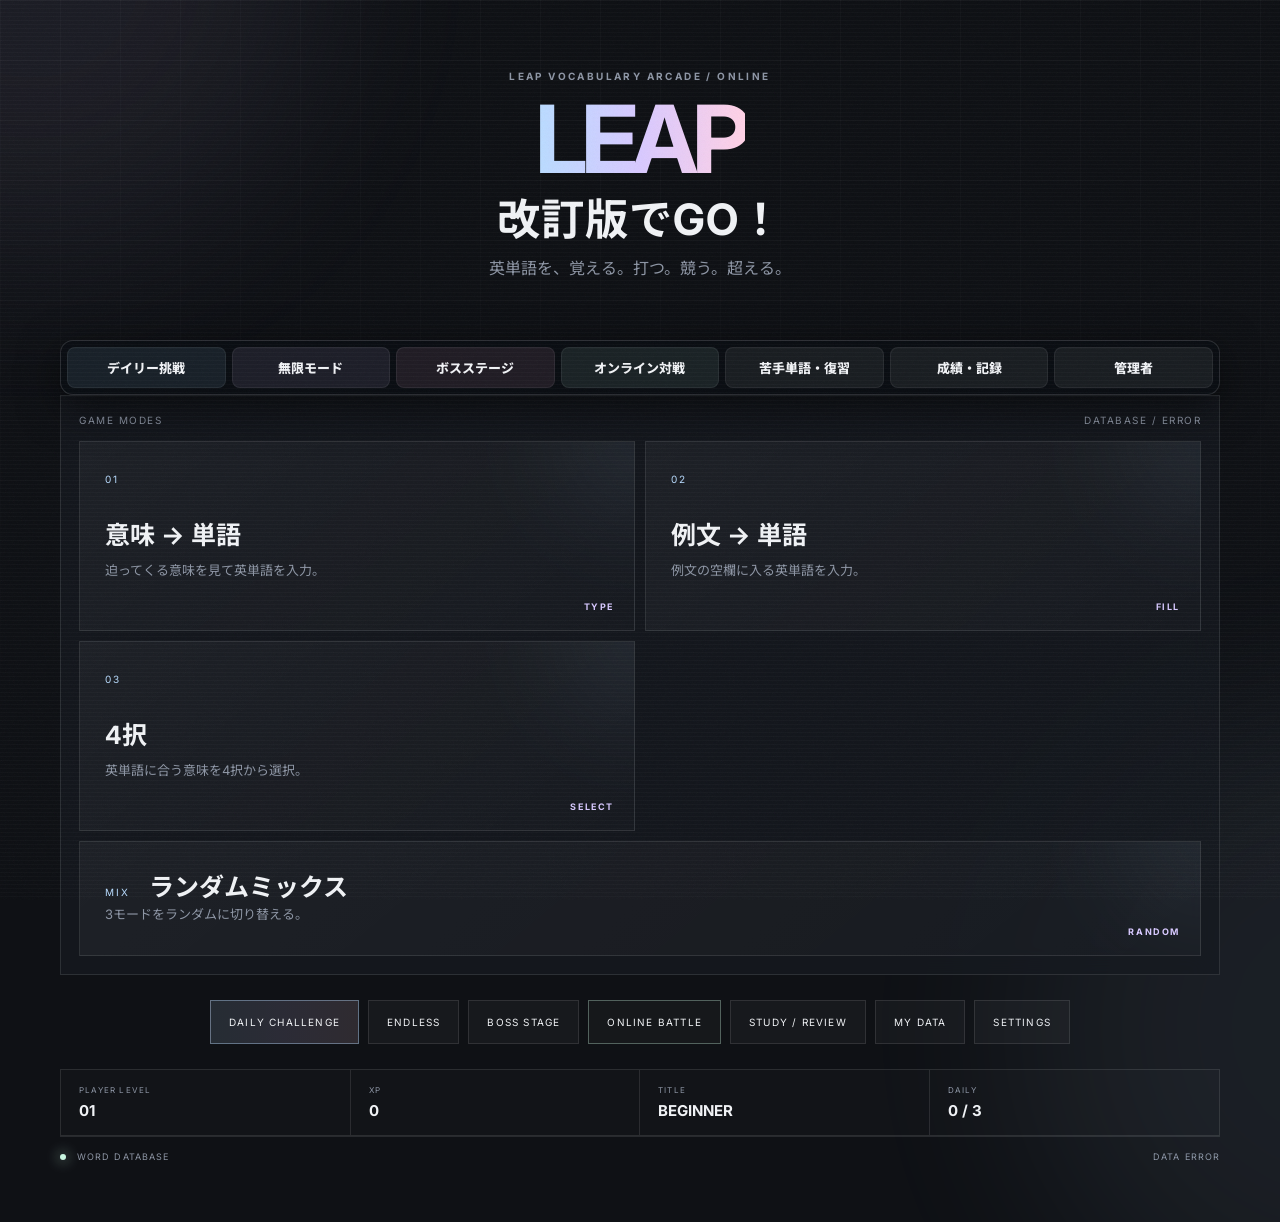
<file: index.html>
<!doctype html><html lang="ja"><head><meta charset="utf-8"><meta name="viewport" content="width=device-width,initial-scale=1"><title>LEAP改訂版でGO！</title><link rel="stylesheet" href="css/style.css"></head><body class="home-page"><div class="bg-grid"></div><div class="noise"></div><div class="scanlines"></div><div class="orb orb1"></div><div class="orb orb2"></div><main class="home"><header class="hero"><p class="eyebrow">LEAP VOCABULARY ARCADE / ONLINE</p><h1><span>LEAP</span><b>改訂版でGO！</b></h1><p>英単語を、覚える。打つ。競う。超える。</p></header><nav class="top-nav"><a href="game.html?mode=daily">デイリー挑戦</a><a href="game.html?mode=endless">無限モード</a><a href="game.html?mode=boss">ボスステージ</a><a href="online.html">オンライン対戦</a><a href="study.html">苦手単語・復習</a><a href="result.html">成績・記録</a><a href="admin.html">管理者</a></nav><section class="menu-panel"><div class="panel-head"><span>GAME MODES</span><span id="dbStatus">DATABASE / CONNECTING</span></div><div class="modes"><a href="game.html?mode=meaning" class="mode-card c1"><i>01</i><h2>意味 → 単語</h2><p>迫ってくる意味を見て英単語を入力。</p><strong>TYPE</strong></a><a href="game.html?mode=example" class="mode-card c2"><i>02</i><h2>例文 → 単語</h2><p>例文の空欄に入る英単語を入力。</p><strong>FILL</strong></a><a href="game.html?mode=choice" class="mode-card c3"><i>03</i><h2>4択</h2><p>英単語に合う意味を4択から選択。</p><strong>SELECT</strong></a><a href="game.html?mode=mix" class="mode-card mix"><i>MIX</i><h2>ランダムミックス</h2><p>3モードをランダムに切り替える。</p><strong>RANDOM</strong></a></div></section><div class="home-actions"><a href="game.html?mode=daily" class="action primary">DAILY CHALLENGE</a><a href="game.html?mode=endless" class="action">ENDLESS</a><a href="game.html?mode=boss" class="action">BOSS STAGE</a><a href="online.html" class="action online-action">ONLINE BATTLE</a><a href="study.html" class="action">STUDY / REVIEW</a><a href="result.html" class="action">MY DATA</a><button id="settingsBtn" class="action">SETTINGS</button></div><section class="arcade-strip"><div><small>PLAYER LEVEL</small><b id="level">01</b></div><div><small>XP</small><b id="xp">0</b></div><div><small>TITLE</small><b id="title">BEGINNER</b></div><div><small>DAILY</small><b id="mission">0 / 3</b></div></section><footer><span><em></em> WORD DATABASE</span><span id="wordCount">CHECKING...</span></footer></main><div id="settingsModal" class="modal hidden"><div class="modal-box"><button class="close" id="closeSettings">×</button><p class="eyebrow">GAME SETTINGS</p><h2>SETTINGS</h2><label>SOUND <select id="soundSetting"><option value="on">ON</option><option value="off">OFF</option></select></label><label>ANIMATION <select id="motionSetting"><option value="high">HIGH</option><option value="low">LOW</option></select></label><label>QUESTION COUNT <select id="countSetting"><option>10</option><option>20</option><option>50</option></select></label><label>THEME <select id="themeSetting"><option value="dark">DARK</option><option value="aurora">AURORA</option><option value="cyber">CYBER</option><option value="night">NIGHT</option><option value="minimal">MINIMAL</option></select></label><button id="saveSettings" class="action primary">SAVE</button></div></div><script type="module" src="js/app.js"></script></body></html>
</file>
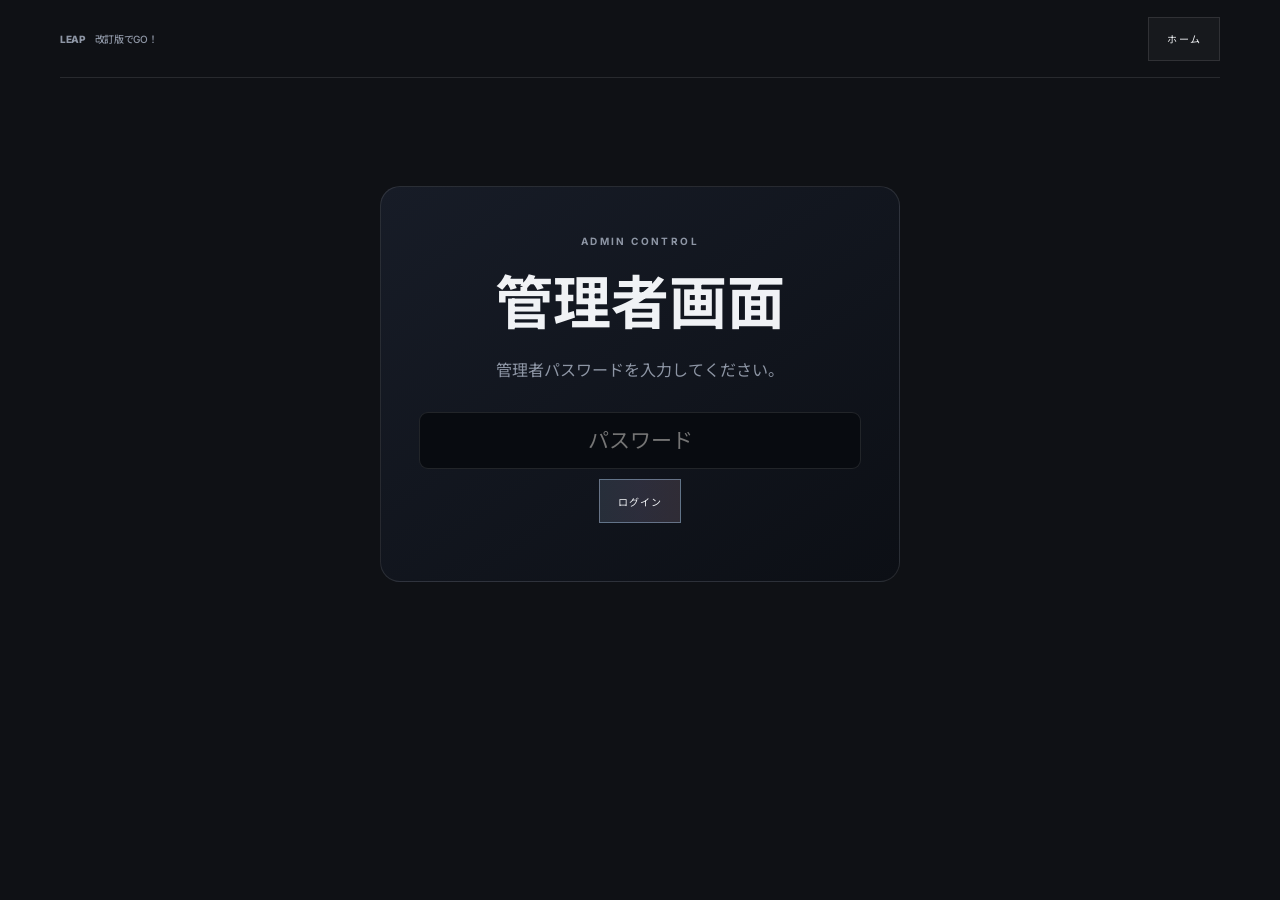
<file: admin.html>
<!doctype html><html lang="ja"><head><meta charset="utf-8"><meta name="viewport" content="width=device-width,initial-scale=1"><title>管理者画面 | LEAP改訂版でGO！</title><link rel="stylesheet" href="css/style.css"><link rel="stylesheet" href="css/admin.css"></head><body><main class="content admin"><header class="subhead"><a class="logo" href="index.html">LEAP <span>改訂版でGO！</span></a><a class="action" href="index.html">ホーム</a></header><section id="loginPanel" class="admin-login"><p class="eyebrow">ADMIN CONTROL</p><h1>管理者画面</h1><p>管理者パスワードを入力してください。</p><input id="adminPassword" type="password" placeholder="パスワード"><button id="login" class="action primary">ログイン</button><div id="loginError"></div></section><section id="adminPanel" class="hidden"><div class="admin-title"><div><p class="eyebrow">CONTROL CENTER</p><h1>運営ダッシュボード</h1></div><div id="clock"></div></div><nav class="admin-tabs"><button class="tab active" data-tab="overview">概要</button><button class="tab" data-tab="words">単語データ</button><button class="tab" data-tab="players">プレイヤー</button><button class="tab" data-tab="online">オンライン</button><button class="tab" data-tab="tools">管理ツール</button></nav><section id="overview" class="tab-panel active"><div class="kpis"><div><small>登録単語</small><b id="words">—</b></div><div><small>総回答</small><b id="answered">—</b></div><div><small>正答</small><b id="correct">—</b></div><div><small>最大コンボ</small><b id="combo">—</b></div><div><small>XP</small><b id="xp">—</b></div><div><small>苦手単語</small><b id="weak">—</b></div></div><div class="admin-grid"><div class="admin-card"><h2>ゲーム設定</h2><label>問題数<select id="count"><option>10</option><option>20</option><option>50</option></select></label><label>サウンド<select id="sound"><option>on</option><option>off</option></select></label><button id="save" class="action primary">保存</button></div><div class="admin-card"><h2>スプレッドシート</h2><p id="status">読み込み中...</p><button id="reload" class="action">再読込</button></div></div></section><section id="words" class="tab-panel"><div class="admin-card"><h2>単語データ</h2><p>意味は「 / 」ごとに改行表示。</p><div id="table" class="word-table"></div></div></section><section id="players" class="tab-panel"><div class="admin-card"><h2>プレイヤー記録</h2><div id="player"></div><button id="clear" class="action danger">この端末のデータを初期化</button></div></section><section id="online" class="tab-panel"><div class="admin-card"><h2>オンライン対戦</h2><p>Firebase接続後にルーム監視・停止・参加者管理を追加する領域。</p><div class="online-control"><b>READY</b><b>ROOM —</b><b>PLAYERS 0</b></div></div></section><section id="tools" class="tab-panel"><div class="admin-card"><h2>管理ツール</h2><button id="reset" class="action danger">全データ初期化</button><button id="export" class="action">データを書き出す</button><button id="logout" class="action">ログアウト</button><p>注意：GitHub PagesのJavaScriptにパスワードを置く方式は秘密情報として安全ではありません。本格運用ではFirebase AuthenticationとSecurity Rulesを使ってください。</p></div></section></section></main><script type="module" src="js/admin.js"></script></body></html>
</file>
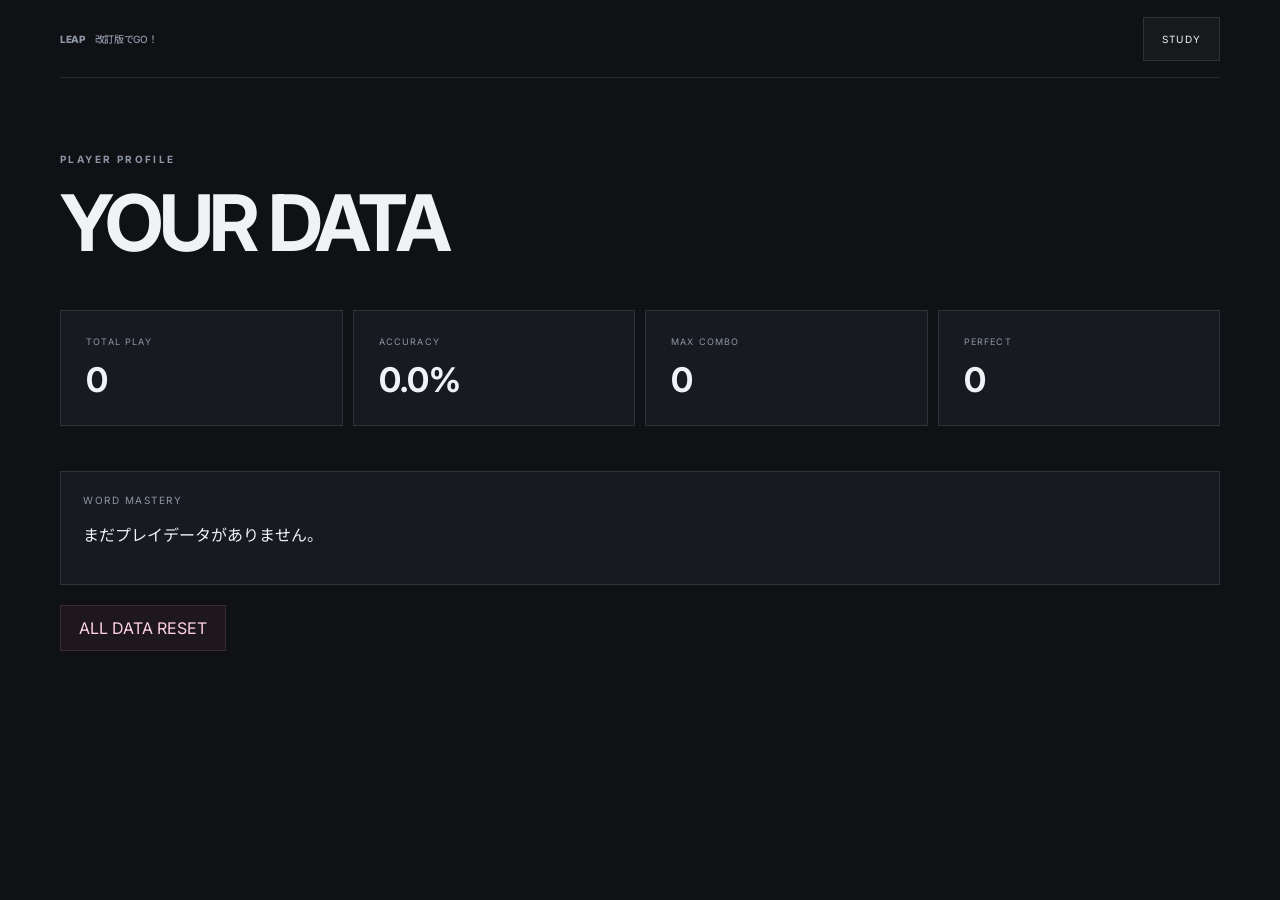
<file: result.html>
<!doctype html><html lang="ja"><head><meta charset="utf-8"><meta name="viewport" content="width=device-width,initial-scale=1"><title>MY DATA | LEAP改訂版でGO！</title><link rel="stylesheet" href="css/style.css"></head><body><main class="content"><header class="subhead"><a class="logo" href="index.html">LEAP <span>改訂版でGO！</span></a><a class="action" href="study.html">STUDY</a></header><section class="page-title"><p class="eyebrow">PLAYER PROFILE</p><h1>YOUR DATA</h1></section><div class="data-grid"><div><small>TOTAL PLAY</small><b id="plays">0</b></div><div><small>ACCURACY</small><b id="acc">0%</b></div><div><small>MAX COMBO</small><b id="max">0</b></div><div><small>PERFECT</small><b id="perfect">0</b></div></div><section class="dash"><div class="dash-head">WORD MASTERY</div><div id="mastery"></div></section><button id="reset" class="danger">ALL DATA RESET</button></main><script type="module" src="js/result.js"></script></body></html>
</file>
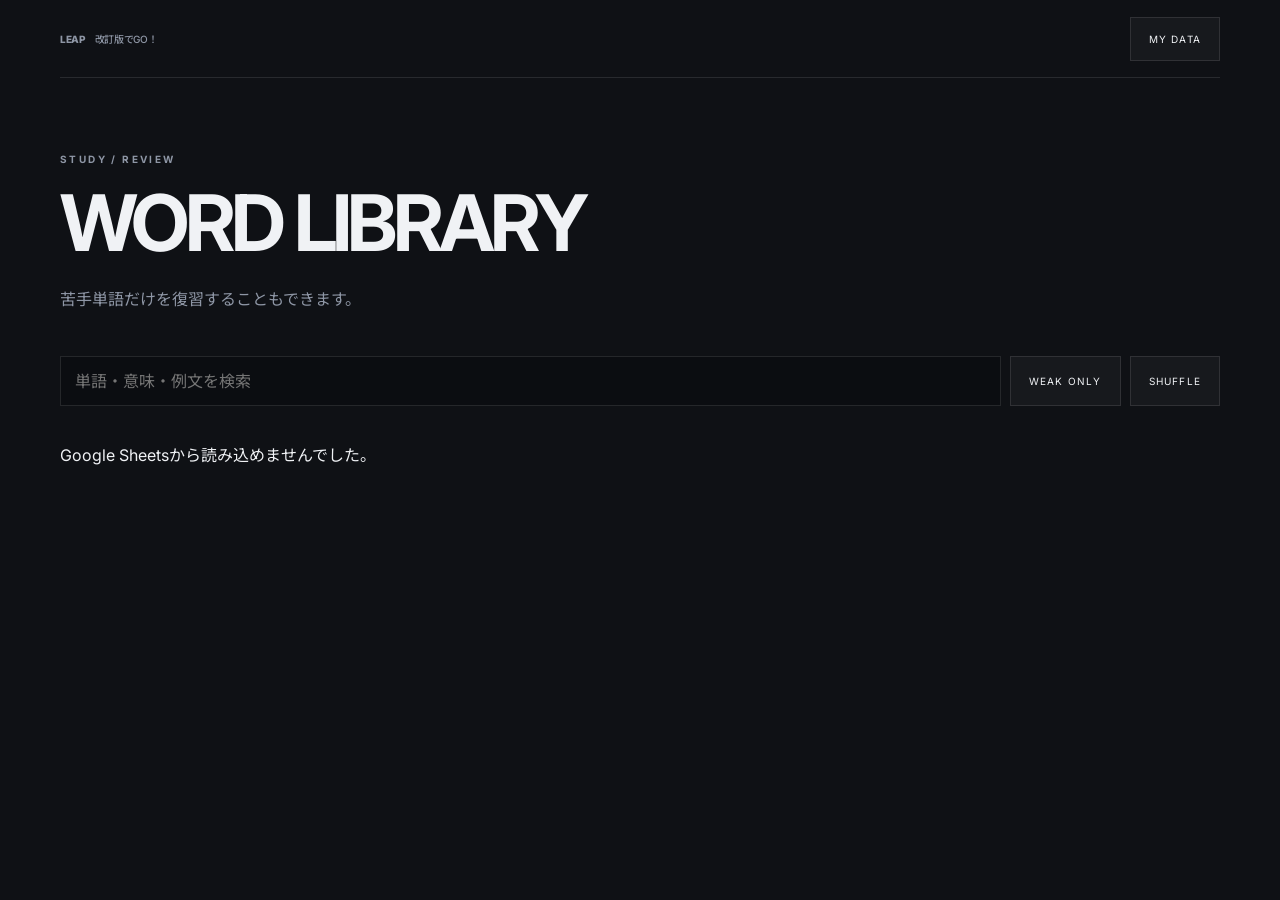
<file: study.html>
<!doctype html><html lang="ja"><head><meta charset="utf-8"><meta name="viewport" content="width=device-width,initial-scale=1"><title>STUDY | LEAP改訂版でGO！</title><link rel="stylesheet" href="css/style.css"></head><body><main class="content"><header class="subhead"><a class="logo" href="index.html">LEAP <span>改訂版でGO！</span></a><a class="action" href="result.html">MY DATA</a></header><section class="page-title"><p class="eyebrow">STUDY / REVIEW</p><h1>WORD LIBRARY</h1><p>苦手単語だけを復習することもできます。</p></section><div class="studybar"><input id="search" placeholder="単語・意味・例文を検索"><button id="weakOnly" class="action">WEAK ONLY</button><button id="shuffle" class="action">SHUFFLE</button></div><div id="list" class="cards"></div></main><script type="module" src="js/study.js"></script></body></html>
</file>
<file: css/style.css>
@import url('https://fonts.googleapis.com/css2?family=Inter:wght@400;500;600;700;800;900&family=Noto+Sans+JP:wght@400;500;700;900&display=swap');:root{--bg:#0f1115;--p:#171a20;--p2:#1c2027;--line:rgba(255,255,255,.105);--text:#f0f2f5;--muted:#8e96a5;--blue:#b9dcff;--lav:#d8c9ff;--mint:#c8f5e0;--pink:#ffd1e5;--yellow:#f5e7bb;--cyan:#c8eff4}*{box-sizing:border-box}html,body{margin:0;background:var(--bg);color:var(--text);font-family:Inter,'Noto Sans JP',sans-serif}body{min-height:100vh}.bg-grid{position:fixed;inset:0;pointer-events:none;background-image:linear-gradient(rgba(255,255,255,.025) 1px,transparent 1px),linear-gradient(90deg,rgba(255,255,255,.025) 1px,transparent 1px);background-size:60px 60px;mask-image:linear-gradient(to bottom,black,transparent)}.noise{position:fixed;inset:0;pointer-events:none;z-index:80;opacity:.035;background-image:url("data:image/svg+xml,%3Csvg xmlns='http://www.w3.org/2000/svg' width='180' height='180'%3E%3Cfilter id='n'%3E%3CfeTurbulence baseFrequency='.75' numOctaves='3'/%3E%3C/filter%3E%3Crect width='100%25' height='100%25' filter='url(%23n)'/%3E%3C/svg%3E")}.scanlines{position:fixed;inset:0;z-index:79;pointer-events:none;opacity:.045;background:repeating-linear-gradient(0deg,transparent 0 3px,#fff 4px)}.orb{position:fixed;border-radius:50%;filter:blur(100px);opacity:.07;pointer-events:none}.orb1{width:45vw;height:45vw;background:var(--lav);left:-20vw;top:-25vw}.orb2{width:50vw;height:50vw;background:var(--blue);right:-30vw;bottom:-35vw}a{text-decoration:none;color:inherit}button,input,select{font:inherit}.home,.content{width:min(1160px,92vw);margin:auto}.home{min-height:100vh;display:flex;flex-direction:column;justify-content:center;padding:60px 0}.hero{text-align:center;margin-bottom:45px}.eyebrow{font-size:10px;letter-spacing:.24em;color:var(--muted);font-weight:700}.hero h1{margin:15px 0;font-size:clamp(48px,8vw,94px);line-height:.9;letter-spacing:-.065em}.hero h1 span{background:linear-gradient(90deg,var(--blue),var(--lav),var(--pink));background-clip:text;-webkit-background-clip:text;color:transparent}.hero h1 b{display:block;font-size:.46em;letter-spacing:.02em;margin-top:18px}.hero p:last-child{color:var(--muted)}.menu-panel{border:1px solid var(--line);background:rgba(23,26,32,.78);backdrop-filter:blur(14px);padding:18px}.panel-head,.subhead,.dash-head{display:flex;justify-content:space-between;align-items:center;color:var(--muted);font-size:10px;letter-spacing:.15em}.modes{display:grid;grid-template-columns:repeat(2,1fr);gap:10px;margin-top:15px}.mode-card{position:relative;min-height:190px;padding:25px;border:1px solid var(--line);background:linear-gradient(140deg,rgba(255,255,255,.045),rgba(255,255,255,.012));overflow:hidden;transition:.35s}.mode-card:after{content:"";position:absolute;width:180px;height:180px;border-radius:50%;right:-100px;top:-100px;background:var(--blue);filter:blur(55px);opacity:.07}.mode-card:hover{transform:translateY(-5px);border-color:rgba(255,255,255,.25);box-shadow:0 20px 70px #0008}.mode-card i{font-style:normal;font-size:10px;color:var(--blue);letter-spacing:.18em}.mode-card h2{margin:28px 0 8px;font-size:25px}.mode-card p{margin:0;color:var(--muted);font-size:13px;line-height:1.7}.mode-card strong{position:absolute;right:20px;bottom:18px;font-size:9px;letter-spacing:.18em;color:var(--lav)}.mix{grid-column:1/-1;min-height:115px}.mix h2{display:inline;margin-left:20px}.home-actions{display:flex;justify-content:center;gap:9px;flex-wrap:wrap;margin:25px 0}.action{min-height:44px;display:inline-flex;align-items:center;justify-content:center;padding:0 18px;border:1px solid var(--line);background:rgba(255,255,255,.035);color:var(--text);cursor:pointer;font-size:10px;letter-spacing:.12em;transition:.25s}.action:hover{background:rgba(255,255,255,.09);border-color:#fff4}.action.primary{background:linear-gradient(90deg,#b9dcff22,#d8c9ff24,#ffd1e522);border-color:#b9dcff66}footer{border-top:1px solid var(--line);padding-top:14px;display:flex;justify-content:space-between;color:var(--muted);font-size:9px;letter-spacing:.12em}footer em{display:inline-block;width:6px;height:6px;border-radius:50%;background:var(--mint);box-shadow:0 0 14px var(--mint);margin-right:7px}.modal{position:fixed;inset:0;z-index:100;display:flex;align-items:center;justify-content:center;background:#06070acc;backdrop-filter:blur(12px)}.hidden{display:none!important}.modal-box{width:min(430px,90vw);padding:38px;background:var(--p);border:1px solid var(--line);box-shadow:0 30px 100px #000}.modal-box h2{font-size:45px;margin:10px 0 30px}.modal-box label{display:flex;justify-content:space-between;padding:16px 0;border-bottom:1px solid var(--line);font-size:11px;color:var(--muted)}select{background:#0d0f13;color:var(--text);border:1px solid var(--line);padding:7px 10px}.modal-box .action{width:100%;margin-top:20px}.close{position:absolute;margin-left:360px;margin-top:-25px;border:0;background:none;color:var(--muted);font-size:30px;cursor:pointer}.content{padding-bottom:70px}.subhead{height:78px;border-bottom:1px solid var(--line)}.logo{font-weight:800;letter-spacing:-.03em}.logo span{font-weight:500;color:var(--muted);margin-left:7px}.page-title{padding:65px 0 30px}.page-title h1{font-size:clamp(45px,7vw,78px);margin:10px 0;letter-spacing:-.06em}.page-title p:last-child{color:var(--muted)}.studybar{display:flex;gap:9px;margin-bottom:20px}.studybar input{flex:1;min-width:0;background:#0b0d11;border:1px solid var(--line);color:var(--text);padding:14px;outline:0}.cards{display:grid;grid-template-columns:repeat(2,1fr);gap:12px}.word-card{padding:23px;border:1px solid var(--line);background:var(--p)}.word-card h2{margin:0 0 8px}.meaning{color:var(--blue)}.example{line-height:1.7;margin-bottom:4px}.exm{color:var(--muted);font-size:13px}.point{margin-top:15px;padding:13px;border-left:2px solid var(--lav);background:#d8c9ff08;color:#ddd6ea;font-size:13px}.data-grid{display:grid;grid-template-columns:repeat(4,1fr);gap:10px}.data-grid>div{padding:25px;background:var(--p);border:1px solid var(--line)}.data-grid small{display:block;color:var(--muted);font-size:9px;letter-spacing:.13em}.data-grid b{font-size:34px;display:block;margin-top:12px}.dash{margin-top:45px;border:1px solid var(--line);padding:22px;background:var(--p)}.mastery-row{display:grid;grid-template-columns:150px 1fr 60px;gap:15px;align-items:center;padding:13px 0;border-bottom:1px solid var(--line);font-size:12px}.bar{height:5px;background:#ffffff0d}.bar span{display:block;height:100%;background:linear-gradient(90deg,var(--blue),var(--lav));box-shadow:0 0 15px #b9dcff44}.danger{margin-top:20px;background:#ff7f9b10;border:1px solid #ff9bb522;color:var(--pink);padding:12px 18px;cursor:pointer}@media(max-width:700px){.modes,.cards{grid-template-columns:1fr}.mix{grid-column:auto}.mix h2{display:block;margin:28px 0 8px}.data-grid{grid-template-columns:repeat(2,1fr)}.studybar{flex-wrap:wrap}.studybar input{flex-basis:100%}.home{padding:40px 0}.close{margin-left:75vw}}
.arcade-strip{display:grid;grid-template-columns:repeat(4,1fr);border:1px solid var(--line);background:#ffffff03}.arcade-strip div{padding:15px 18px;border-right:1px solid var(--line)}.arcade-strip div:last-child{border:0}.arcade-strip small{display:block;color:var(--muted);font-size:8px;letter-spacing:.15em}.arcade-strip b{display:block;margin-top:6px;font-size:15px}.online-action{border-color:#c8f5e055;background:#c8f5e008}.online-grid{display:grid;grid-template-columns:1fr 1fr;gap:12px}.online-card{padding:32px;background:var(--p);border:1px solid var(--line)}.online-card h2{font-size:27px;margin:15px 0 8px}.online-card p{color:var(--muted);line-height:1.7;font-size:13px}.online-code{font-size:9px;letter-spacing:.2em;color:var(--mint)}.room-input{width:100%;padding:13px;background:#0b0d11;border:1px solid var(--line);color:var(--text);margin:8px 0 10px;outline:0;text-align:center;letter-spacing:.2em}.online-status,.room-info,.battle-lobby{margin-top:14px;padding:18px;border:1px solid var(--line);background:var(--p);font-size:11px;color:var(--muted)}.battle-lobby{text-align:center}.versus{display:grid;grid-template-columns:1fr 70px 1fr;align-items:center;gap:15px}.versus div{padding:18px;background:#ffffff04}.versus small{display:block;color:var(--muted);font-size:8px}.versus b{display:block;margin-top:6px}.versus strong{font-size:25px;color:var(--lav)}.online-note{font-size:11px;color:var(--muted);line-height:1.7;margin-top:20px}@media(max-width:700px){.arcade-strip{grid-template-columns:1fr 1fr}.arcade-strip div:nth-child(2){border-right:0}.online-grid{grid-template-columns:1fr}.versus{grid-template-columns:1fr 45px 1fr}}
.top-nav{position:sticky;top:8px;z-index:60;display:grid;grid-template-columns:repeat(7,1fr);gap:6px;padding:6px;background:#0b0e14dd;border:1px solid #fff2;border-radius:13px;backdrop-filter:blur(18px);box-shadow:0 12px 40px #0008}.top-nav a{padding:10px 4px;text-align:center;border:1px solid #fff1;border-radius:8px;font-weight:800;font-size:13px;background:#fff1;transition:.2s}.top-nav a:nth-child(1){background:#a9d8ff18}.top-nav a:nth-child(2){background:#d8c8ff18}.top-nav a:nth-child(3){background:#ffb8d718}.top-nav a:nth-child(4){background:#b9f4df18}.top-nav small{display:block;font-size:7px;color:var(--muted);letter-spacing:.12em}.top-nav a:hover{transform:translateY(-3px);border-color:#fff5}@media(max-width:850px){.top-nav{grid-template-columns:repeat(4,1fr);position:relative}}@media(max-width:520px){.top-nav{grid-template-columns:repeat(2,1fr)}}
</file>
<file: css/admin.css>
.admin-login{width:min(520px,94vw);margin:12vh auto;text-align:center;padding:38px;background:linear-gradient(145deg,#171c27,#0c0f15);border:1px solid var(--line);border-radius:20px;box-shadow:var(--shadow)}.admin-login h1,.admin-title h1{font-size:clamp(32px,6vw,58px);margin:10px 0}.admin-login p:not(.eyebrow){color:var(--muted)}.admin-login input{width:100%;padding:15px;margin:15px 0 10px;background:#080b10;border:1px solid var(--line);color:var(--text);border-radius:9px;text-align:center;font-size:21px}.admin-login #loginError{color:var(--pink);min-height:20px}.admin-title{display:flex;justify-content:space-between;align-items:end;padding:45px 0 20px}.admin-tabs{display:flex;gap:6px;overflow:auto;margin-bottom:14px}.tab{border:1px solid #fff2;background:#fff1;color:var(--muted);padding:10px 17px;border-radius:9px;font-weight:800;cursor:pointer}.tab.active{background:#a9d8ff18;color:#fff;border-color:#a9d8ff66}.tab-panel{display:none}.tab-panel.active{display:block}.kpis{display:grid;grid-template-columns:repeat(6,1fr);gap:8px}.kpis>div,.admin-card{padding:18px;border:1px solid #fff2;background:linear-gradient(145deg,#141925,#0c0f15);border-radius:12px}.kpis small{display:block;color:var(--muted);font-size:9px}.kpis b{font-size:24px}.admin-grid{display:grid;grid-template-columns:1fr 1fr;gap:12px;margin-top:12px}.admin-card{margin-top:12px}.admin-card h2{font-size:21px}.admin-card p{color:var(--muted);font-size:13px;line-height:1.8}.admin-card label{display:flex;justify-content:space-between;padding:11px 0;color:var(--muted);border-bottom:1px solid #fff1}.admin-card select{background:#080b10;color:#fff;border:1px solid var(--line);padding:6px}.word-table{max-height:55vh;overflow:auto}.word-row{display:grid;grid-template-columns:55px 1fr 2fr 60px;gap:8px;padding:10px;border-bottom:1px solid #fff1;font-size:12px}.word-row span{color:var(--muted)}.online-control{display:grid;grid-template-columns:repeat(3,1fr);gap:8px}.online-control b{padding:15px;background:#fff1;border-radius:8px}.danger{border-color:#ffb8d766;background:#ffb8d710}@media(max-width:900px){.kpis{grid-template-columns:repeat(3,1fr)}.admin-grid{grid-template-columns:1fr}}@media(max-width:520px){.kpis{grid-template-columns:1fr 1fr}.admin-title{display:block}.word-row{grid-template-columns:45px 1fr}.online-control{grid-template-columns:1fr}}
</file>
